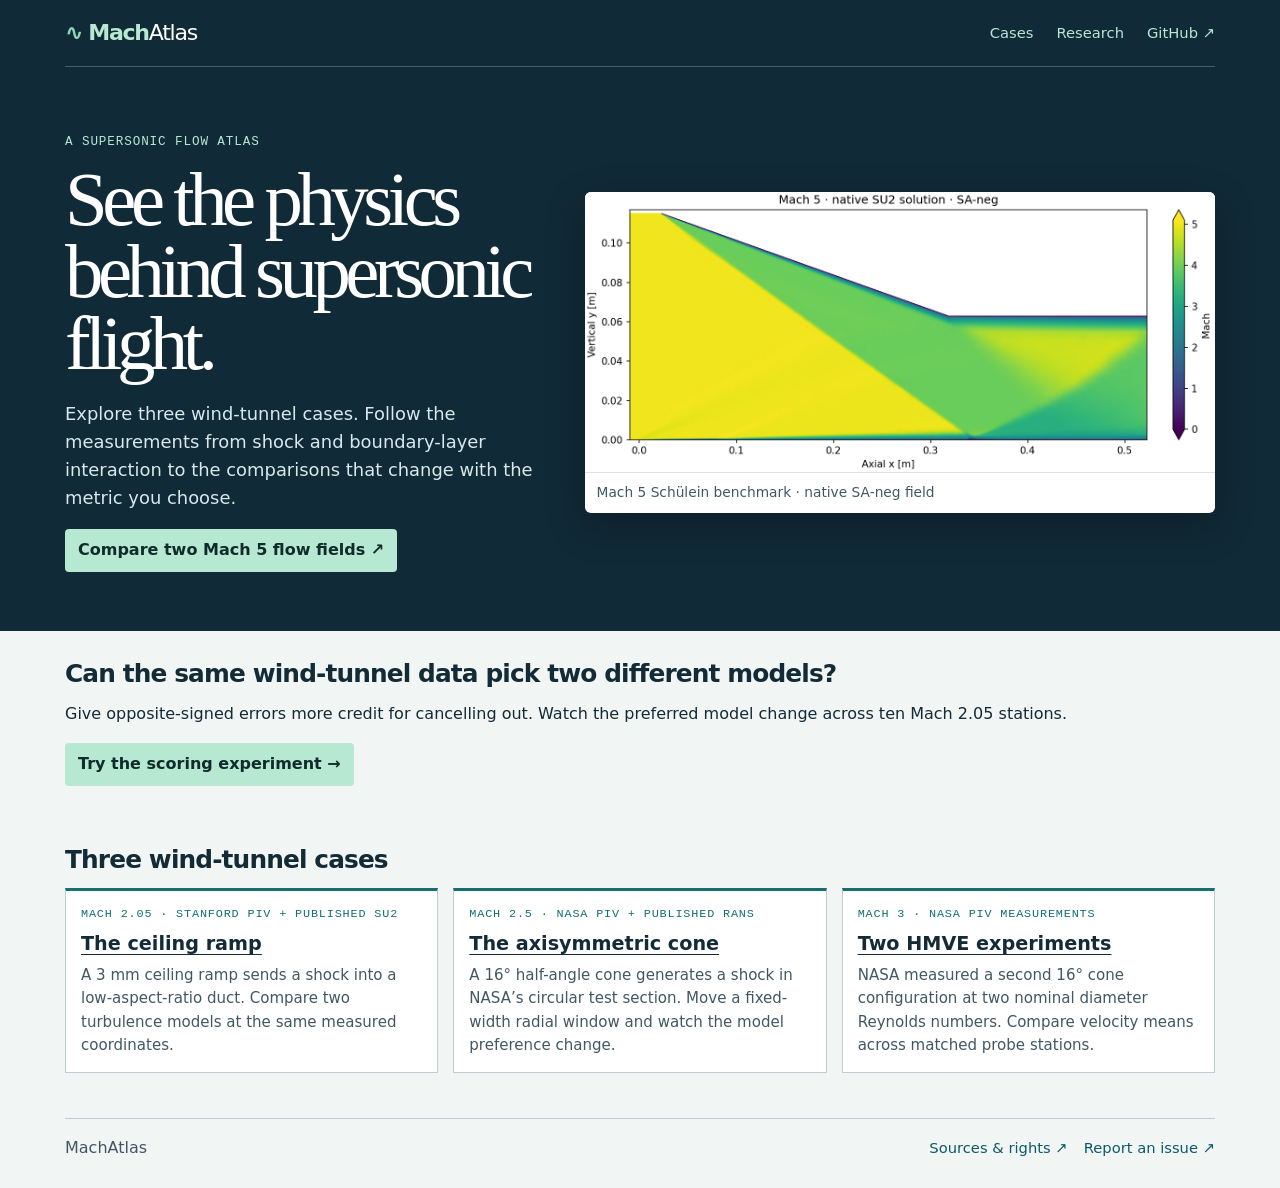
<file: site/index.html>
<!doctype html>
<html lang="en"><head><meta charset="utf-8"><meta name="viewport" content="width=device-width, initial-scale=1">
<meta name="description" content="Three supersonic wind-tunnel cases with measured flow views and reproducible comparisons."><title>MachAtlas</title>
<link rel="stylesheet" href="style.css"><script type="module" src="atlas.mjs"></script></head>
<body><a class="skip" href="#main">Skip to content</a><header class="dark"><div class="wrap bar"><a class="brand" href="./"><b>∿</b>Mach<span>Atlas</span></a><nav aria-label="Primary"><a href="./#cases">Cases</a><a href="research.html">Research</a><a href="https://github.com/hengyuhang61-creator/machatlas">GitHub ↗</a></nav></div></header>
<main id="main"><section class="dark"><div class="wrap hero"><div><p class="kicker">A supersonic flow atlas</p><h1>See the physics behind supersonic flight.</h1><p class="lede">Explore three wind-tunnel cases. Follow the measurements from shock and boundary-layer interaction to the comparisons that change with the metric you choose.</p><a class="cta" href="research.html#discrepancy">Compare two Mach 5 flow fields ↗</a></div>
<figure><img src="figures/native/m5-hero.png" alt="New native SU2 calculation of Mach 5 shock impingement on a flat plate"><figcaption>Mach 5 Schülein benchmark · native SA-neg field</figcaption></figure></div></section>
<section class="wrap feature"><h2>Can the same wind-tunnel data pick two different models?</h2><p>Give opposite-signed errors more credit for cancelling out. Watch the preferred model change across ten Mach 2.05 stations.</p><a class="cta" href="ramp.html?x=10&amp;discount=0#metric-lab">Try the scoring experiment →</a></section><section id="cases" class="wrap gallery"><h2>Three wind-tunnel cases</h2><div class="cards"><article class="card"><p class="kicker">Mach 2.05 · Stanford PIV + published SU2</p><h3><a href="ramp.html">The ceiling ramp</a></h3><p>A 3 mm ceiling ramp sends a shock into a low-aspect-ratio duct. Compare two turbulence models at the same measured coordinates.</p></article>
<article class="card"><p class="kicker">Mach 2.5 · NASA PIV + published RANS</p><h3><a href="cone.html">The axisymmetric cone</a></h3><p>A 16° half-angle cone generates a shock in NASA’s circular test section. Move a fixed-width radial window and watch the model preference change.</p></article>
<article class="card"><p class="kicker">Mach 3 · NASA PIV measurements</p><h3><a href="hmve.html">Two HMVE experiments</a></h3><p>NASA measured a second 16° cone configuration at two nominal diameter Reynolds numbers. Compare velocity means across matched probe stations.</p></article></div></section></main>
<footer class="wrap footer"><span>MachAtlas</span><a href="https://github.com/hengyuhang61-creator/machatlas/blob/v0.1.0/SOURCES.md">Sources &amp; rights ↗</a><a href="https://github.com/hengyuhang61-creator/machatlas/issues/new">Report an issue ↗</a></footer></body></html>
</file>
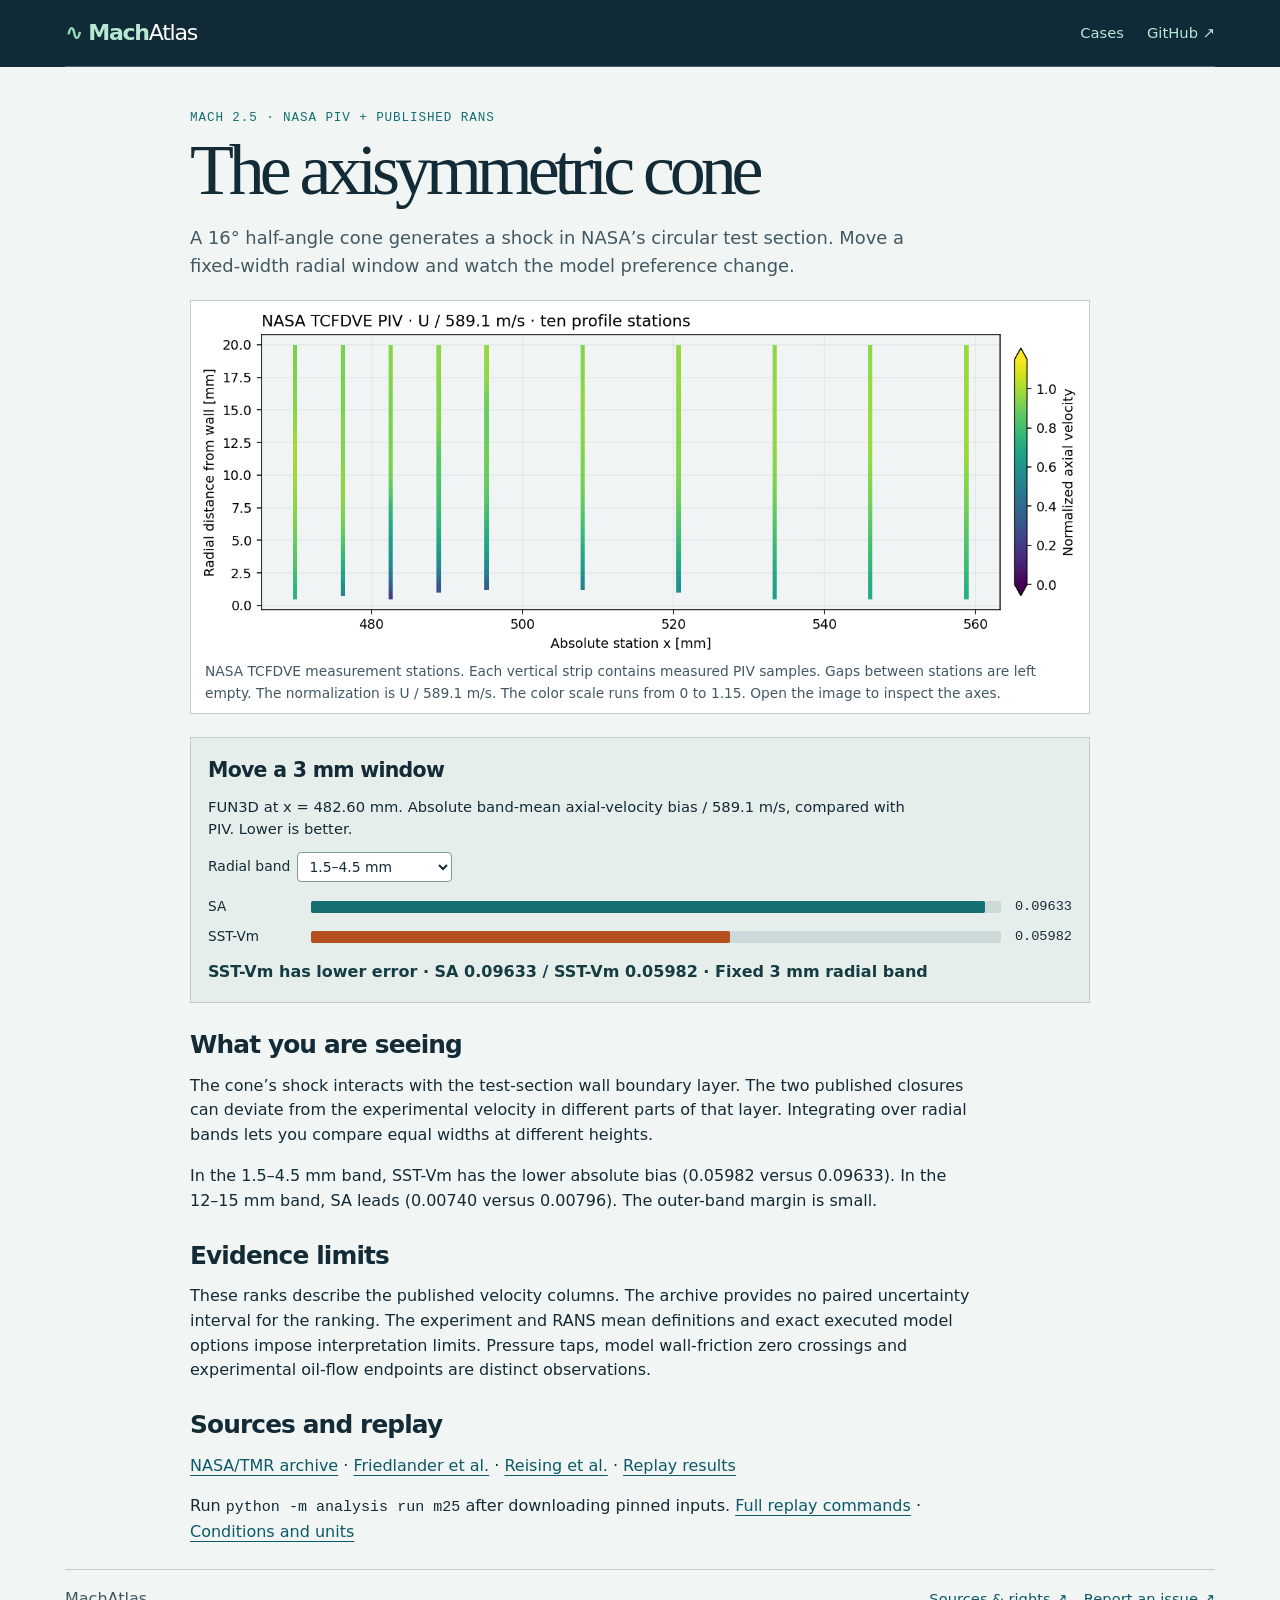
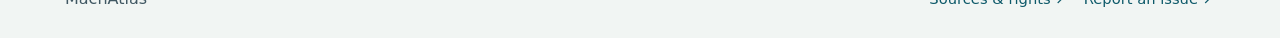
<file: site/cone.html>
<!doctype html>
<html lang="en"><head><meta charset="utf-8"><meta name="viewport" content="width=device-width, initial-scale=1">
<meta name="description" content="Three supersonic wind-tunnel cases with measured flow views and reproducible comparisons."><title>The axisymmetric cone · MachAtlas</title>
<link rel="stylesheet" href="style.css"><script type="module" src="atlas.mjs"></script></head>
<body><a class="skip" href="#main">Skip to content</a><header class="dark"><div class="wrap bar"><a class="brand" href="./"><b>∿</b>Mach<span>Atlas</span></a><nav aria-label="Primary"><a href="./#cases">Cases</a><a href="https://github.com/hengyuhang61-creator/machatlas">GitHub ↗</a></nav></div></header>
<main id="main" class="wrap case"><p class="kicker">Mach 2.5 · NASA PIV + published RANS</p><h1>The axisymmetric cone</h1><p class="lede">A 16° half-angle cone generates a shock in NASA’s circular test section. Move a fixed-width radial window and watch the model preference change.</p>
<figure><a href="figures/cone.png"><img src="figures/cone.png" alt="Ten measured radial velocity profiles positioned by axial station, with gaps between stations"></a><figcaption>NASA TCFDVE measurement stations. Each vertical strip contains measured PIV samples. Gaps between stations are left empty. The normalization is U / 589.1 m/s. The color scale runs from 0 to 1.15. Open the image to inspect the axes.</figcaption></figure>
<section class="lab" data-case="cone"><h2>Move a 3 mm window</h2><p>FUN3D at x = 482.60 mm. Absolute band-mean axial-velocity bias / 589.1 m/s, compared with PIV. Lower is better.</p><div class="controls"><label>Radial band <select id="band" aria-label="Radial band"></select></label></div><div class="bars" aria-hidden="true"></div><output id="readout" aria-live="polite"></output><noscript>Enable JavaScript to compare the archived values, or inspect the replay table below.</noscript></section>
<section><h2>What you are seeing</h2><p>The cone’s shock interacts with the test-section wall boundary layer. The two published closures can deviate from the experimental velocity in different parts of that layer. Integrating over radial bands lets you compare equal widths at different heights.</p><p>In the 1.5–4.5 mm band, SST-Vm has the lower absolute bias (0.05982 versus 0.09633). In the 12–15 mm band, SA leads (0.00740 versus 0.00796). The outer-band margin is small.</p></section>
<section><h2>Evidence limits</h2><p>These ranks describe the published velocity columns. The archive provides no paired uncertainty interval for the ranking. The experiment and RANS mean definitions and exact executed model options impose interpretation limits. Pressure taps, model wall-friction zero crossings and experimental oil-flow endpoints are distinct observations.</p></section>
<section><h2>Sources and replay</h2><p><a href="https://tmbwg.github.io/turbmodels/sbli_tcfdve.html">NASA/TMR archive</a> · <a href="https://ntrs.nasa.gov/citations/20240014430">Friedlander et al.</a> · <a href="https://ntrs.nasa.gov/citations/20240014435">Reising et al.</a> · <a href="https://github.com/hengyuhang61-creator/swbli-physics-bench/blob/d1f488778142859aff05bca5d766a7da4f9afa7d/results/m25/summary.json">Replay results</a></p><p>Run <code>python -m analysis run m25</code> after downloading pinned inputs. <a href="https://github.com/hengyuhang61-creator/machatlas/blob/v0.1.0/README.md#reproduce">Full replay commands</a> · <a href="https://github.com/hengyuhang61-creator/swbli-physics-bench/blob/d1f488778142859aff05bca5d766a7da4f9afa7d/cases/README.md">Conditions and units</a></p></section></main>
<footer class="wrap footer"><span>MachAtlas</span><a href="https://github.com/hengyuhang61-creator/machatlas/blob/v0.1.0/SOURCES.md">Sources &amp; rights ↗</a><a href="https://github.com/hengyuhang61-creator/machatlas/issues/new">Report an issue ↗</a></footer></body></html>
</file>
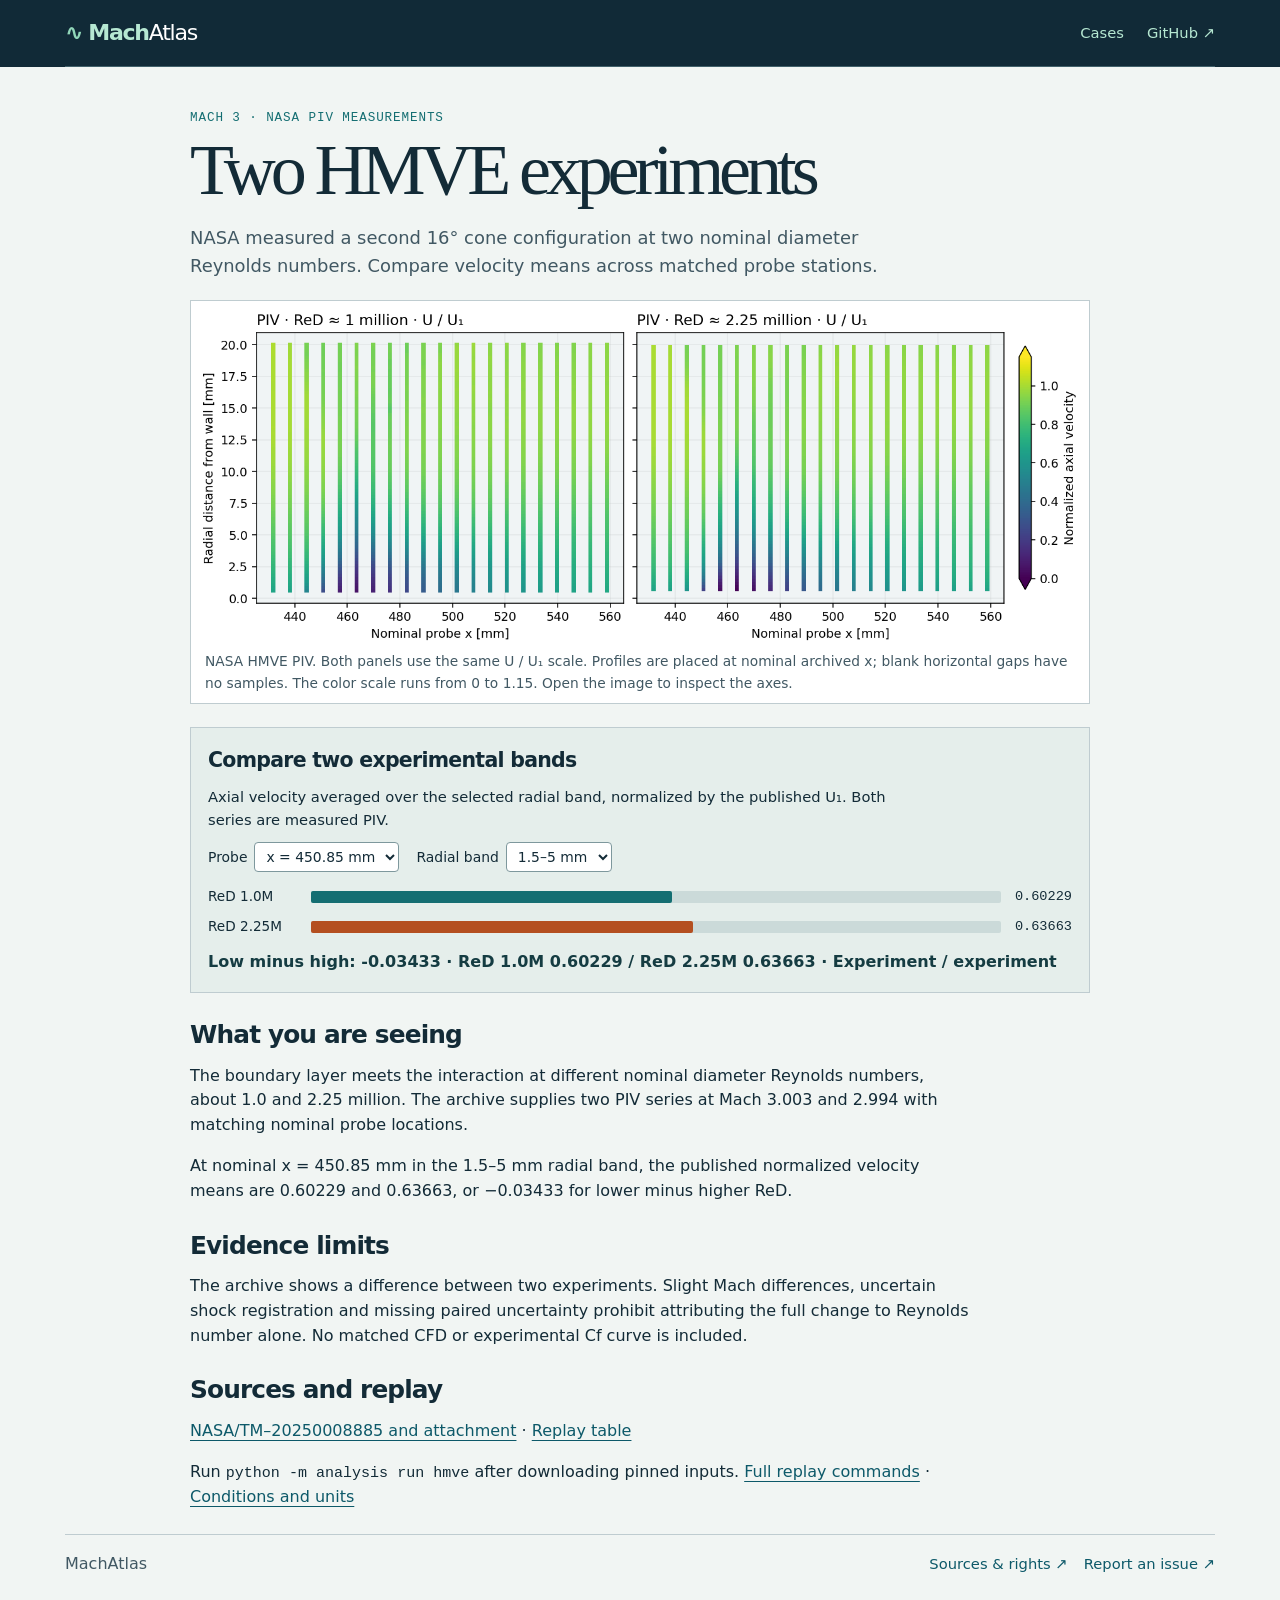
<file: site/hmve.html>
<!doctype html>
<html lang="en"><head><meta charset="utf-8"><meta name="viewport" content="width=device-width, initial-scale=1">
<meta name="description" content="Three supersonic wind-tunnel cases with measured flow views and reproducible comparisons."><title>Two HMVE experiments · MachAtlas</title>
<link rel="stylesheet" href="style.css"><script type="module" src="atlas.mjs"></script></head>
<body><a class="skip" href="#main">Skip to content</a><header class="dark"><div class="wrap bar"><a class="brand" href="./"><b>∿</b>Mach<span>Atlas</span></a><nav aria-label="Primary"><a href="./#cases">Cases</a><a href="https://github.com/hengyuhang61-creator/machatlas">GitHub ↗</a></nav></div></header>
<main id="main" class="wrap case"><p class="kicker">Mach 3 · NASA PIV measurements</p><h1>Two HMVE experiments</h1><p class="lede">NASA measured a second 16° cone configuration at two nominal diameter Reynolds numbers. Compare velocity means across matched probe stations.</p>
<figure><a href="figures/hmve.png"><img src="figures/hmve.png" alt="Two panels of normalized velocity at measured probe stations for the low and high Reynolds number experiments"></a><figcaption>NASA HMVE PIV. Both panels use the same U / U₁ scale. Profiles are placed at nominal archived x; blank horizontal gaps have no samples. The color scale runs from 0 to 1.15. Open the image to inspect the axes.</figcaption></figure>
<section class="lab" data-case="hmve"><h2>Compare two experimental bands</h2><p>Axial velocity averaged over the selected radial band, normalized by the published U₁. Both series are measured PIV.</p><div class="controls"><label>Probe <select id="station" aria-label="Probe station"></select></label><label>Radial band <select id="band"><option value="1.5-5.0">1.5–5 mm</option><option value="8.0-14.0">8–14 mm</option></select></label></div><div class="bars" aria-hidden="true"></div><output id="readout" aria-live="polite"></output><noscript>Enable JavaScript to compare the archived values, or inspect the replay table below.</noscript></section>
<section><h2>What you are seeing</h2><p>The boundary layer meets the interaction at different nominal diameter Reynolds numbers, about 1.0 and 2.25 million. The archive supplies two PIV series at Mach 3.003 and 2.994 with matching nominal probe locations.</p><p>At nominal x = 450.85 mm in the 1.5–5 mm radial band, the published normalized velocity means are 0.60229 and 0.63663, or −0.03433 for lower minus higher ReD.</p></section>
<section><h2>Evidence limits</h2><p>The archive shows a difference between two experiments. Slight Mach differences, uncertain shock registration and missing paired uncertainty prohibit attributing the full change to Reynolds number alone. No matched CFD or experimental Cf curve is included.</p></section>
<section><h2>Sources and replay</h2><p><a href="https://ntrs.nasa.gov/citations/20250008885">NASA/TM–20250008885 and attachment</a> · <a href="https://github.com/hengyuhang61-creator/swbli-physics-bench/blob/d1f488778142859aff05bca5d766a7da4f9afa7d/results/hmve/band_means.csv">Replay table</a></p><p>Run <code>python -m analysis run hmve</code> after downloading pinned inputs. <a href="https://github.com/hengyuhang61-creator/machatlas/blob/v0.1.0/README.md#reproduce">Full replay commands</a> · <a href="https://github.com/hengyuhang61-creator/swbli-physics-bench/blob/d1f488778142859aff05bca5d766a7da4f9afa7d/cases/README.md">Conditions and units</a></p></section></main>
<footer class="wrap footer"><span>MachAtlas</span><a href="https://github.com/hengyuhang61-creator/machatlas/blob/v0.1.0/SOURCES.md">Sources &amp; rights ↗</a><a href="https://github.com/hengyuhang61-creator/machatlas/issues/new">Report an issue ↗</a></footer></body></html>
</file>
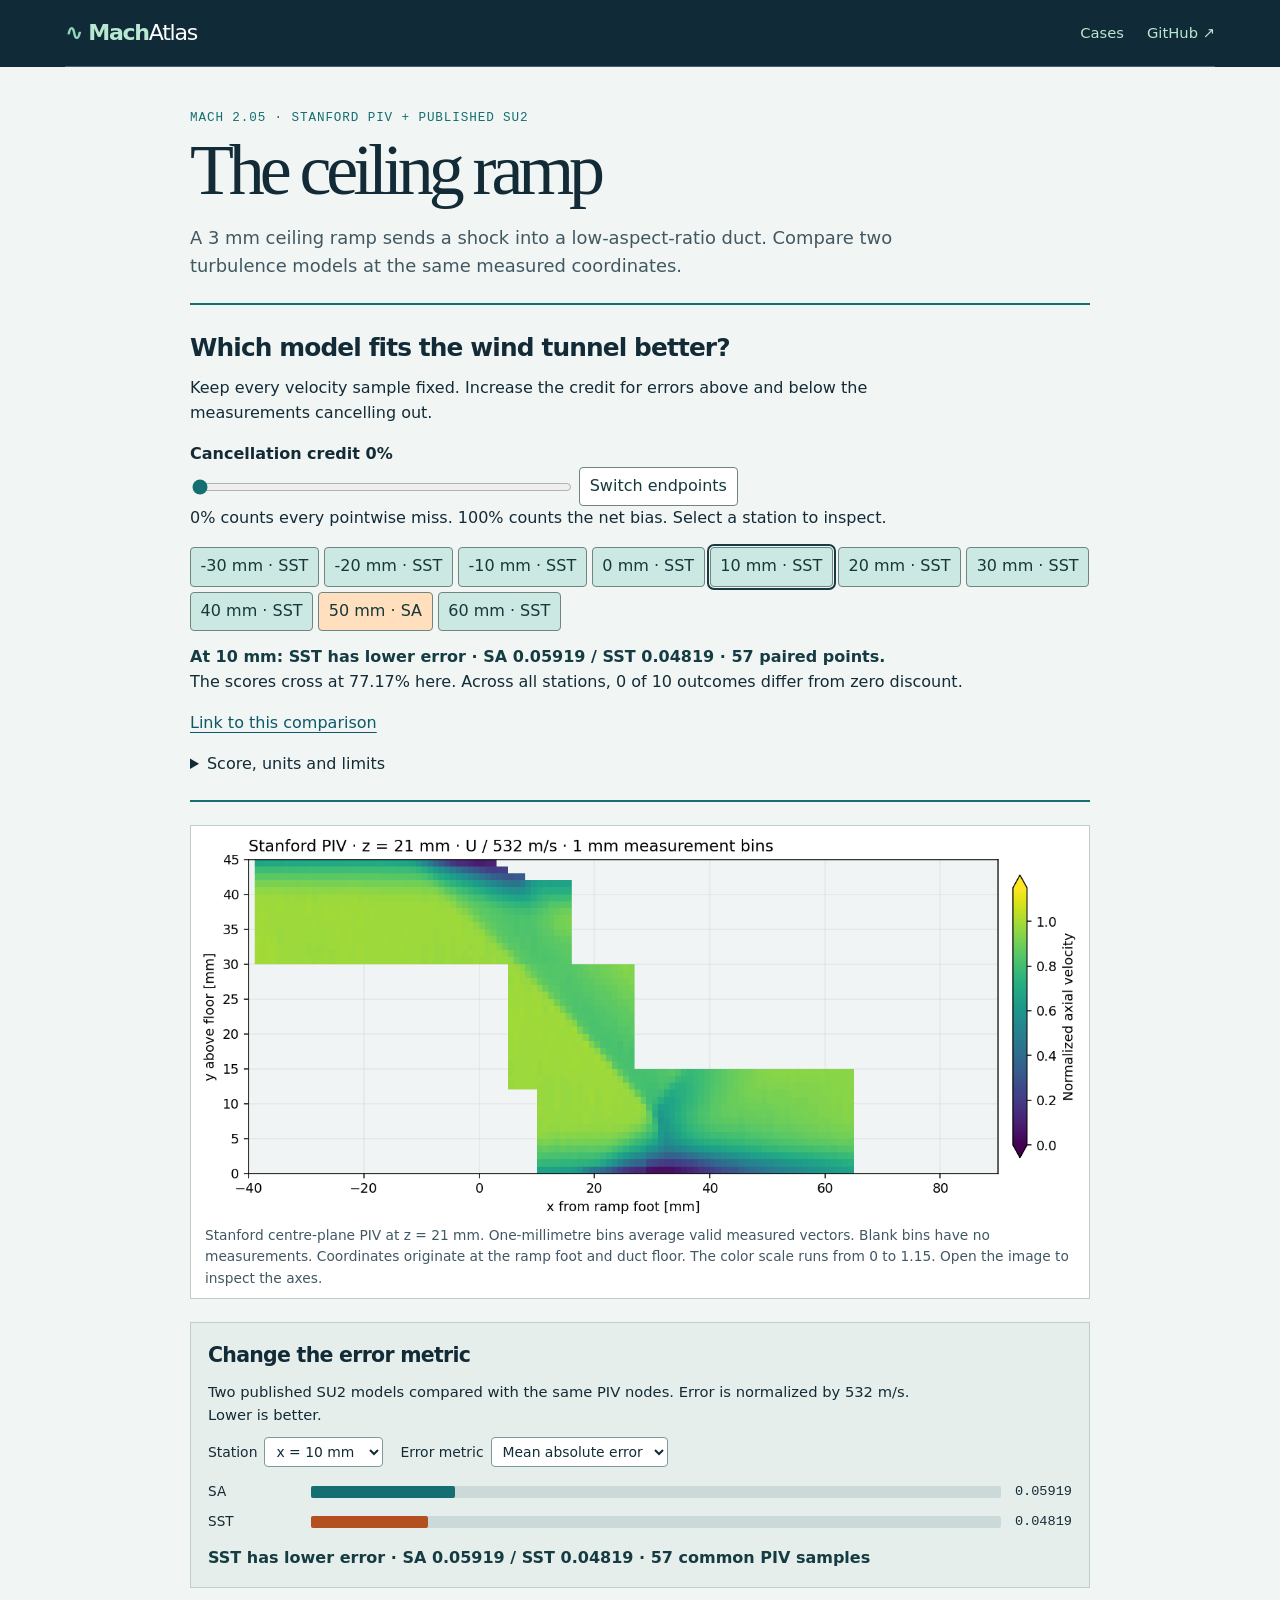
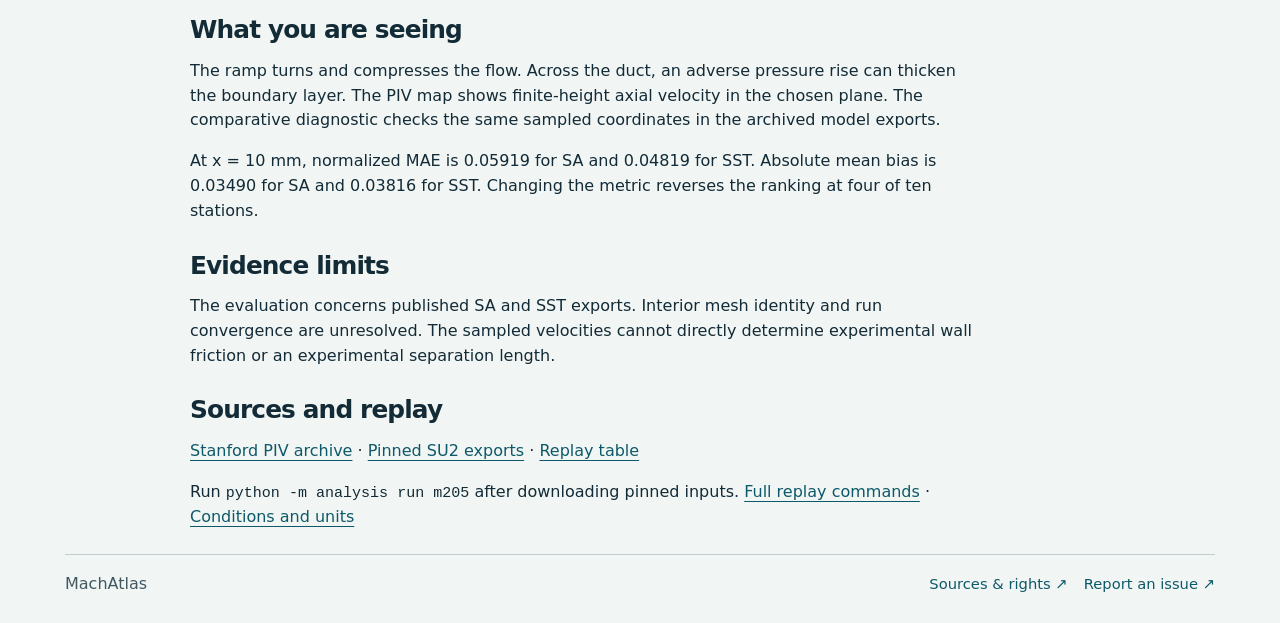
<file: site/ramp.html>
<!doctype html>
<html lang="en"><head><meta charset="utf-8"><meta name="viewport" content="width=device-width, initial-scale=1">
<meta name="description" content="Three supersonic wind-tunnel cases with measured flow views and reproducible comparisons."><title>The ceiling ramp · MachAtlas</title>
<link rel="stylesheet" href="style.css"><script type="module" src="atlas.mjs"></script><script type="module" src="metric-lab.mjs"></script></head>
<body><a class="skip" href="#main">Skip to content</a><header class="dark"><div class="wrap bar"><a class="brand" href="./"><b>∿</b>Mach<span>Atlas</span></a><nav aria-label="Primary"><a href="./#cases">Cases</a><a href="https://github.com/hengyuhang61-creator/machatlas">GitHub ↗</a></nav></div></header>
<main id="main" class="wrap case"><p class="kicker">Mach 2.05 · Stanford PIV + published SU2</p><h1>The ceiling ramp</h1><p class="lede">A 3 mm ceiling ramp sends a shock into a low-aspect-ratio duct. Compare two turbulence models at the same measured coordinates.</p>
<section class="score-lab" id="metric-lab" aria-labelledby="score-title">
<h2 id="score-title">Which model fits the wind tunnel better?</h2>
<p>Keep every velocity sample fixed. Increase the credit for errors above and below the measurements cancelling out.</p>
<label for="discount">Cancellation credit <strong class="percent">0%</strong></label>
<input id="discount" type="range" min="0" max="100" step="1" value="0">
<button type="button" class="reverse">Switch endpoints</button>
<p class="caption">0% counts every pointwise miss. 100% counts the net bias. Select a station to inspect.</p>
<div class="stations" role="group" aria-label="Measurement stations"></div><output aria-live="polite">Loading station scores…</output>
<p class="threshold"></p><a class="permalink" href="#metric-lab">Link to this comparison</a>
<details><summary>Score, units and limits</summary><p>Score = (1 − d) × mean absolute error + d × absolute mean bias, with d between zero and one. Both terms use velocity errors divided by 532 m/s. Intermediate settings are a sensitivity experiment. They carry no universal preference for cancellation. Each station uses the same paired PIV nodes for both model exports; counts vary by station.</p><p>Reproduce all crossover weights with <code>node metric-sweep.mjs</code> from the repository root.</p></details></section>
<figure><a href="figures/ramp.png"><img src="figures/ramp.png" alt="Measured normalized velocity binned on the x-y plane of the Mach 2.05 duct"></a><figcaption>Stanford centre-plane PIV at z = 21 mm. One-millimetre bins average valid measured vectors. Blank bins have no measurements. Coordinates originate at the ramp foot and duct floor. The color scale runs from 0 to 1.15. Open the image to inspect the axes.</figcaption></figure>
<section class="lab" data-case="ramp"><h2>Change the error metric</h2><p>Two published SU2 models compared with the same PIV nodes. Error is normalized by 532 m/s. Lower is better.</p><div class="controls"><label>Station <select id="station" aria-label="Station"></select></label><label>Error metric <select id="metric"><option value="mae">Mean absolute error</option><option value="absBias">Absolute mean bias</option></select></label></div><div class="bars" aria-hidden="true"></div><output id="readout" aria-live="polite"></output><noscript>Enable JavaScript to compare the archived values, or inspect the replay table below.</noscript></section>
<section><h2>What you are seeing</h2><p>The ramp turns and compresses the flow. Across the duct, an adverse pressure rise can thicken the boundary layer. The PIV map shows finite-height axial velocity in the chosen plane. The comparative diagnostic checks the same sampled coordinates in the archived model exports.</p><p>At x = 10 mm, normalized MAE is 0.05919 for SA and 0.04819 for SST. Absolute mean bias is 0.03490 for SA and 0.03816 for SST. Changing the metric reverses the ranking at four of ten stations.</p></section>
<section><h2>Evidence limits</h2><p>The evaluation concerns published SA and SST exports. Interior mesh identity and run convergence are unresolved. The sampled velocities cannot directly determine experimental wall friction or an experimental separation length.</p></section>
<section><h2>Sources and replay</h2><p><a href="https://tmbwg.github.io/turbmodels/Other_exp_Data/sbliM2.05_exp.html">Stanford PIV archive</a> · <a href="https://github.com/ofirnirr/SU2-SWBLI-Mach-2-RANS-Validation/tree/2b2be8c4e982af6e97542237aeaaf9da615707bd">Pinned SU2 exports</a> · <a href="https://github.com/hengyuhang61-creator/swbli-physics-bench/blob/d1f488778142859aff05bca5d766a7da4f9afa7d/results/m205/station_metrics.csv">Replay table</a></p><p>Run <code>python -m analysis run m205</code> after downloading pinned inputs. <a href="https://github.com/hengyuhang61-creator/machatlas/blob/v0.1.0/README.md#reproduce">Full replay commands</a> · <a href="https://github.com/hengyuhang61-creator/swbli-physics-bench/blob/d1f488778142859aff05bca5d766a7da4f9afa7d/cases/README.md">Conditions and units</a></p></section></main>
<footer class="wrap footer"><span>MachAtlas</span><a href="https://github.com/hengyuhang61-creator/machatlas/blob/v0.1.0/SOURCES.md">Sources &amp; rights ↗</a><a href="https://github.com/hengyuhang61-creator/machatlas/issues/new">Report an issue ↗</a></footer></body></html>
</file>
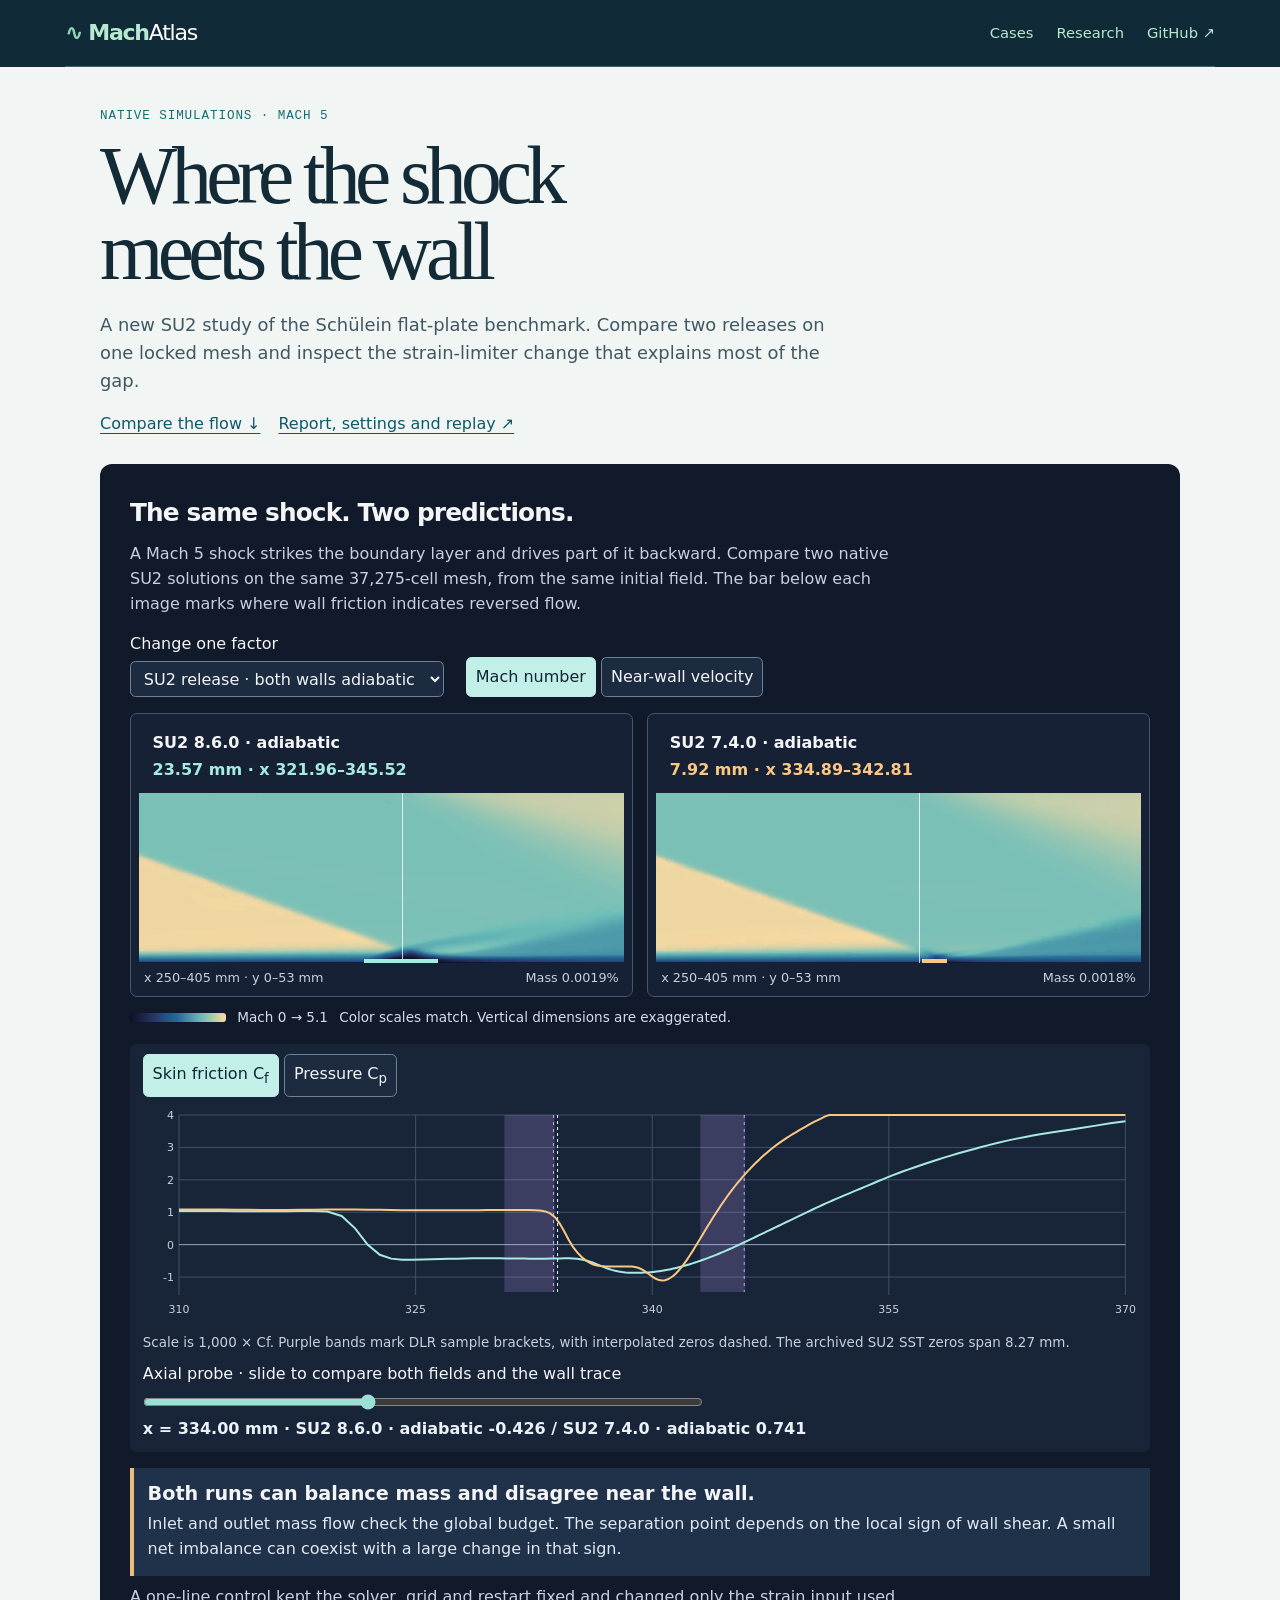
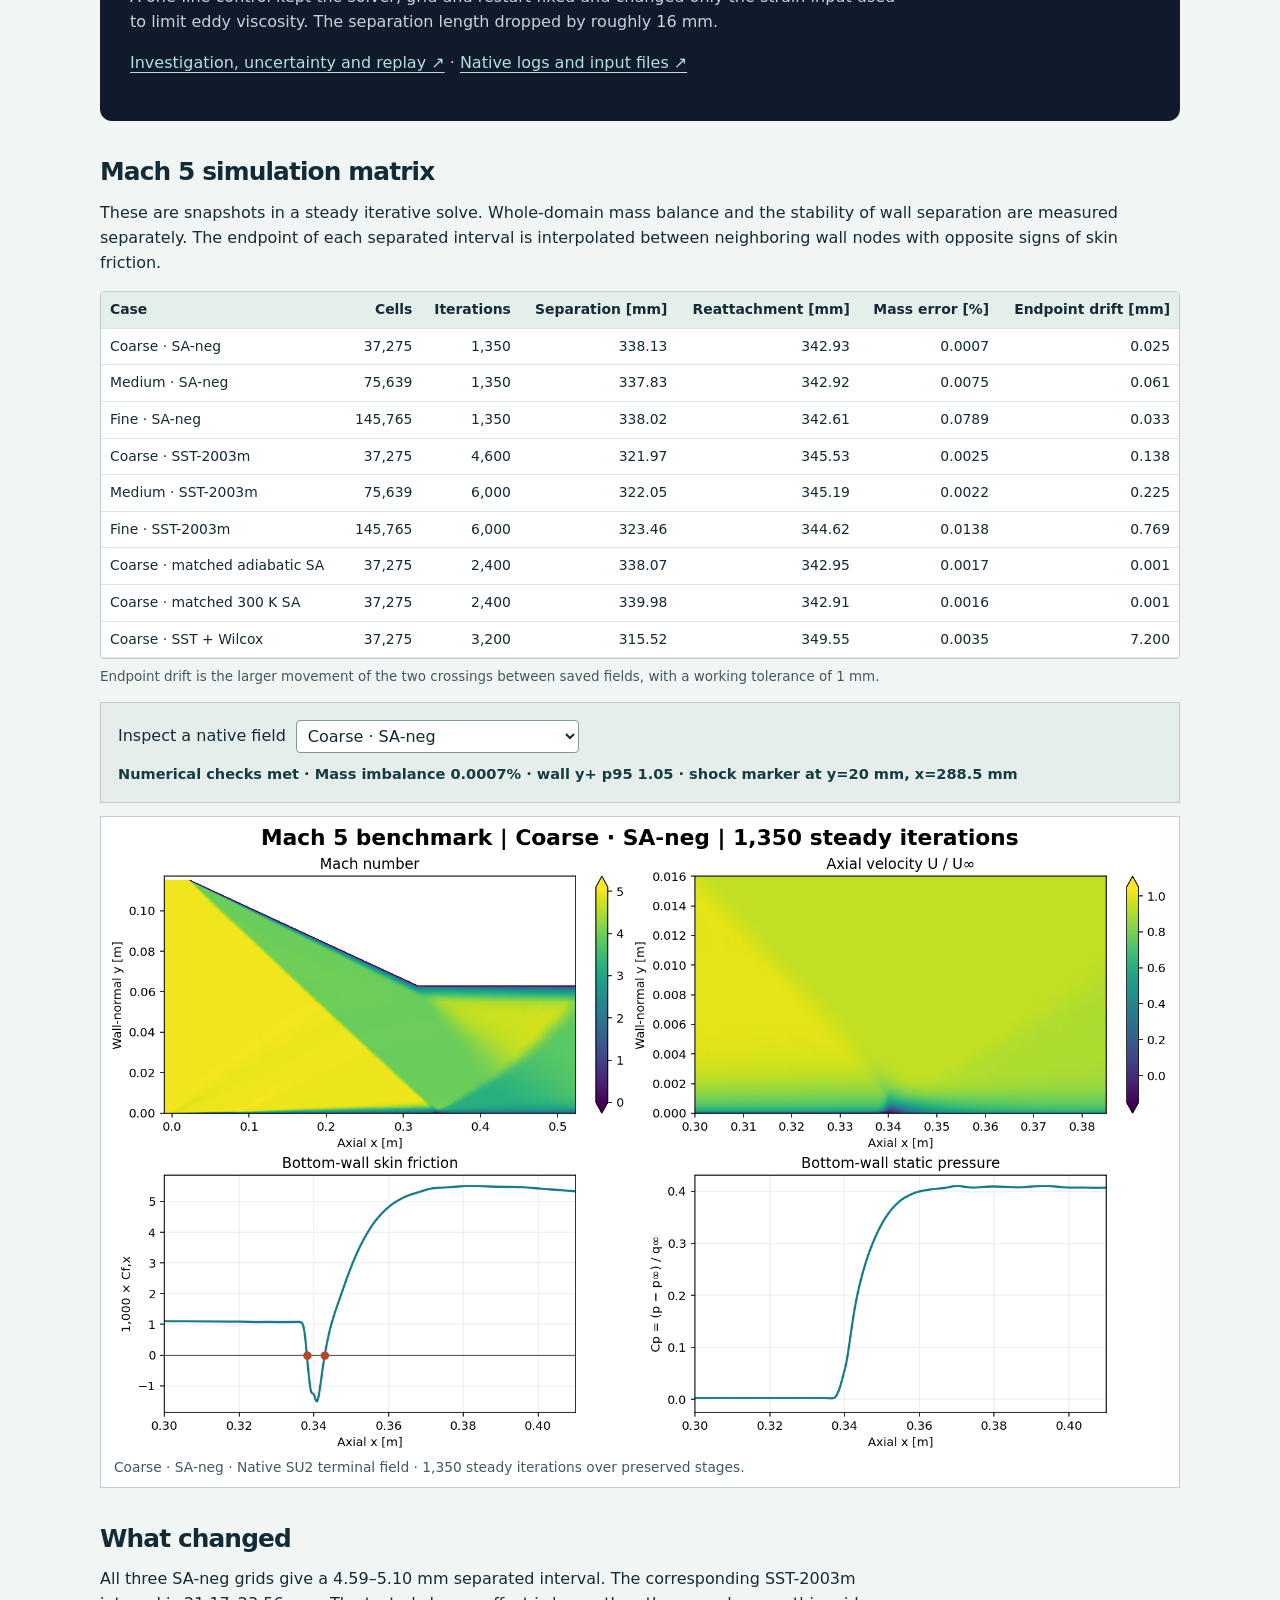
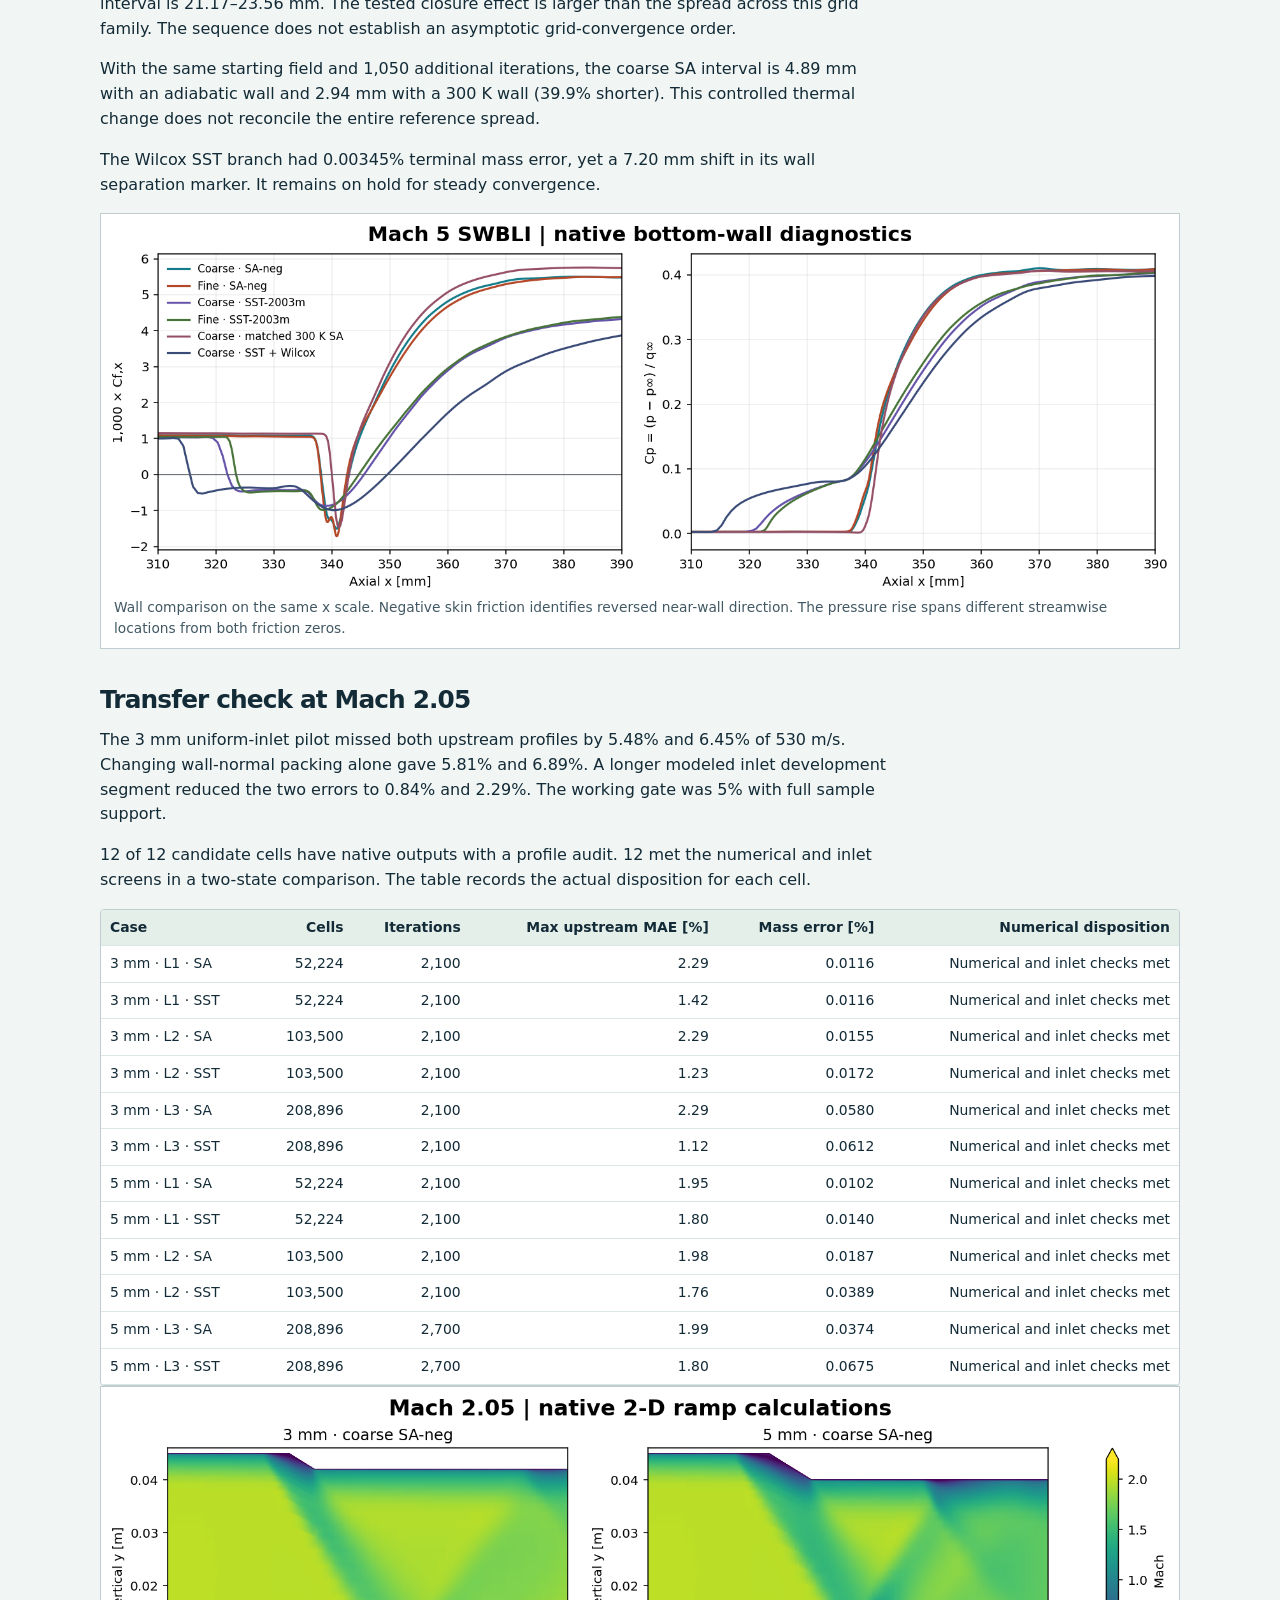
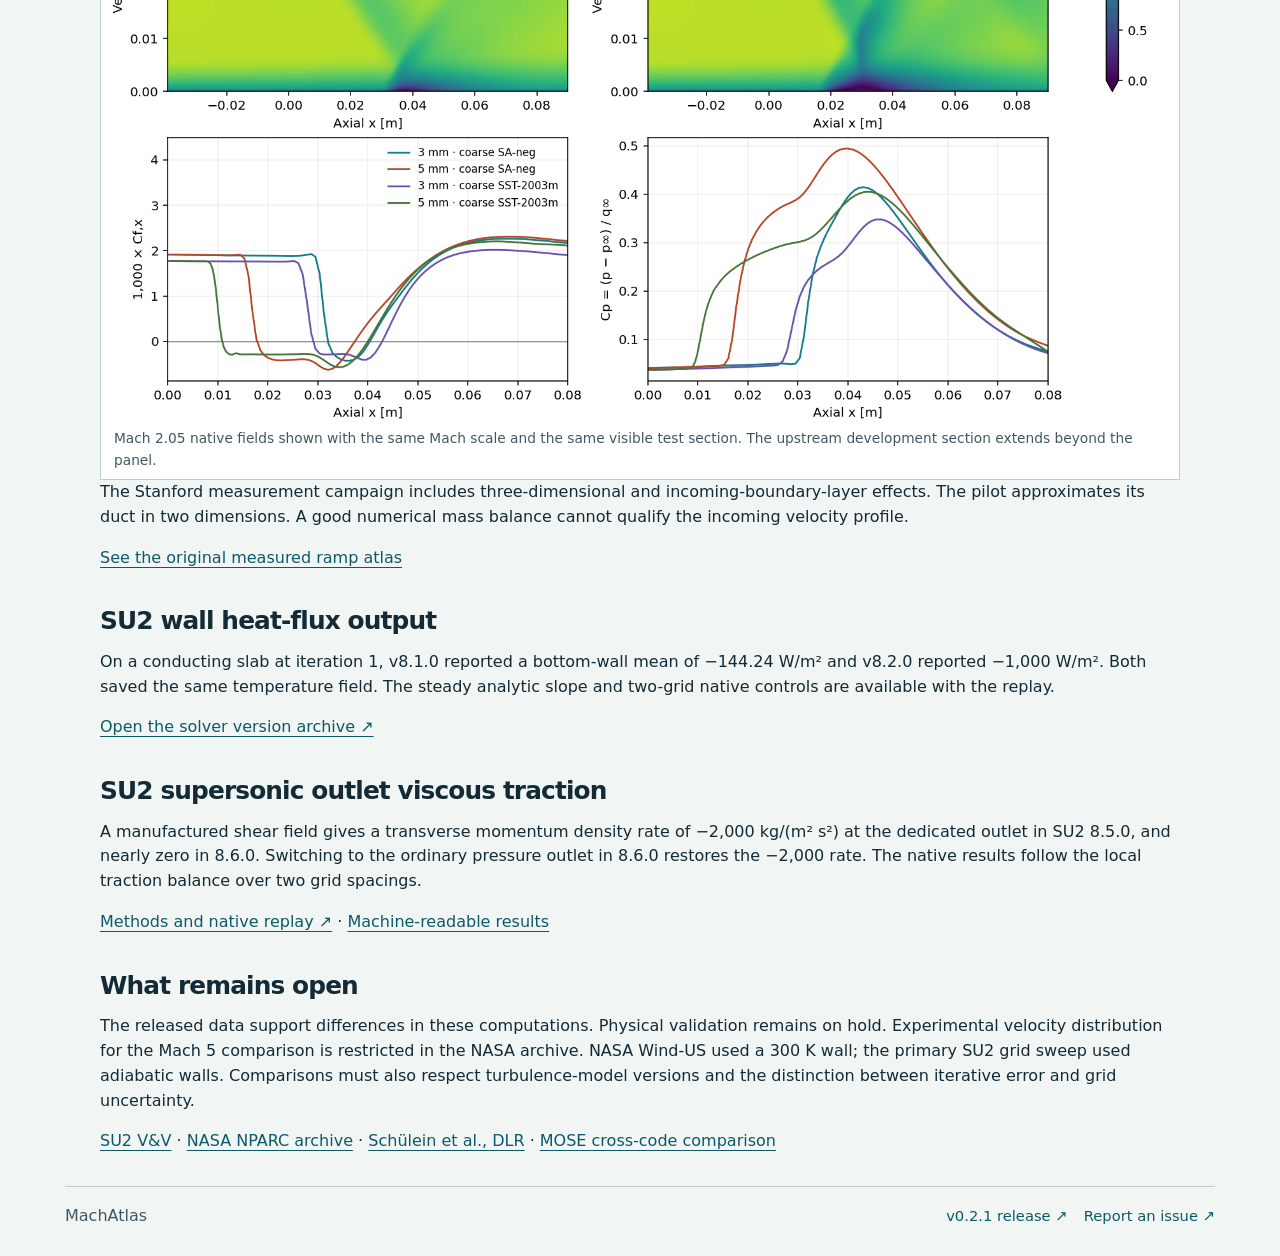
<file: site/research.html>
<!doctype html>
<html lang="en">
<head>
<meta charset="utf-8"><meta name="viewport" content="width=device-width, initial-scale=1">
<meta name="description" content="New native SU2 calculations of a Mach 5 shock–boundary layer interaction, with frozen convergence checks and public replay.">
<title>Native SWBLI research · MachAtlas</title>
<link rel="stylesheet" href="style.css"><link rel="stylesheet" href="research.css">
<link rel="stylesheet" href="discrepancy.css"><script type="module" src="research.mjs"></script><script type="module" src="discrepancy.mjs"></script>
</head>
<body><a class="skip" href="#main">Skip to content</a>
<header class="dark"><div class="wrap bar"><a class="brand" href="./"><b>∿</b>Mach<span>Atlas</span></a>
<nav aria-label="Primary"><a href="./#cases">Cases</a><a href="research.html" aria-current="page">Research</a><a href="https://github.com/hengyuhang61-creator/machatlas">GitHub ↗</a></nav></div></header>
<main id="main" class="wrap research">
<p class="kicker">Native simulations · Mach 5</p>
<h1>Where the shock meets the wall</h1>
<p class="lede">A new SU2 study of the Schülein flat-plate benchmark. Compare two releases on one locked mesh and inspect the strain-limiter change that explains most of the gap.</p>
<div class="study-links"><a href="#discrepancy">Compare the flow ↓</a><a href="https://github.com/hengyuhang61-creator/machatlas/tree/v0.2.1/research">Report, settings and replay ↗</a></div>
<section class="discrepancy" id="discrepancy" aria-labelledby="discrepancy-title">
<h2 id="discrepancy-title">The same shock. Two predictions.</h2>
<p class="deck">A Mach 5 shock strikes the boundary layer and drives part of it backward. Compare two native SU2 solutions on the same 37,275-cell mesh, from the same initial field. The bar below each image marks where wall friction indicates reversed flow.</p>
<div class="toolbar">
<label>Change one factor<select id="factor"><option value="earlier">SU2 release · both walls adiabatic</option><option value="cold">Wall temperature · both SU2 8.6.0</option></select></label>
<div class="switch" role="group" aria-label="Flow variable"><button type="button" data-field="mach" aria-pressed="true">Mach number</button><button type="button" data-field="reverse" aria-pressed="false">Near-wall velocity</button></div>
</div>
<div class="panes">
<figure><h3></h3><strong class="score"></strong><div class="raster"><img width="820" height="288" alt=""><span class="probe"></span><span class="bubble"></span></div><figcaption><span class="axes"></span><span class="mass"></span></figcaption></figure>
<figure><h3></h3><strong class="score"></strong><div class="raster"><img width="820" height="288" alt=""><span class="probe"></span><span class="bubble"></span></div><figcaption><span class="axes"></span><span class="mass"></span></figcaption></figure>
</div>
<div class="legend"><span class="gradient" aria-hidden="true"></span><span id="field-key">Mach 0 → 5.1</span><span>Color scales match. Vertical dimensions are exaggerated.</span></div>
<div class="plot">
<div class="switch" role="group" aria-label="Wall variable"><button type="button" data-wall="cf" aria-pressed="true">Skin friction C<sub>f</sub></button><button type="button" data-wall="cp" aria-pressed="false">Pressure C<sub>p</sub></button></div>
<canvas id="wall-plot" role="img" aria-label="Wall skin friction or pressure against axial position for the selected pair"></canvas>
<p id="reference-key" class="plot-note"></p>
<label for="axial-probe">Axial probe · slide to compare both fields and the wall trace</label><input id="axial-probe" type="range" min="310" max="370" step=".05" value="334">
<output id="probe-reading" for="axial-probe">Loading solver evidence.</output>
</div>
<div class="explain"><h3>Both runs can balance mass and disagree near the wall.</h3>
<p>Inlet and outlet mass flow check the global budget. The separation point depends on the local sign of wall shear. A small net imbalance can coexist with a large change in that sign.</p></div>
<p class="deck">A one-line control kept the solver, grid and restart fixed and changed only the strain input used to limit eddy viscosity. The separation length dropped by roughly 16 mm.</p><p class="deck"><a href="https://github.com/hengyuhang61-creator/machatlas/blob/v0.2.1/research/DISCREPANCY.md">Investigation, uncertainty and replay ↗</a> · <a href="https://github.com/hengyuhang61-creator/machatlas/releases/tag/v0.2.1">Native logs and input files ↗</a></p>
</section>
<section id="matrix" aria-labelledby="matrix-heading">
<h2 id="matrix-heading">Mach 5 simulation matrix</h2>
<p>These are snapshots in a steady iterative solve. Whole-domain mass balance and the stability of wall separation are measured separately. The endpoint of each separated interval is interpolated between neighboring wall nodes with opposite signs of skin friction.</p>
<div class="study-scroll"><table><thead><tr><th scope="col">Case</th><th scope="col">Cells</th><th scope="col">Iterations</th><th scope="col">Separation [mm]</th><th scope="col">Reattachment [mm]</th><th scope="col">Mass error [%]</th><th scope="col">Endpoint drift [mm]</th></tr></thead><tbody id="matrix-body"></tbody></table></div>
<p class="caption">Endpoint drift is the larger movement of the two crossings between saved fields, with a working tolerance of 1 mm.</p>
<div class="lab details">
<label for="case-control">Inspect a native field</label>
<select id="case-control" disabled></select>
<output id="run-summary" aria-live="polite">Loading study evidence.</output>
<noscript><p>Use the report and static figure links below to read the evidence without JavaScript.</p></noscript>
</div>
<figure><a id="flow-link" href="figures/native/m5-coarse-sa.png"><img id="flow-image" src="figures/native/m5-coarse-sa.png" alt="New SU2 Mach 5 flow and wall diagnostics"></a>
<figcaption id="flow-caption">Native SU2 field. The Mach and velocity panels show the computed domain and the near-wall interaction. Two lower panels show pressure and shear.</figcaption></figure>
</section>
<section aria-labelledby="separation-heading"><h2 id="separation-heading">What changed</h2>
<div id="study-findings"></div>
<figure><a href="figures/native/m5-wall-comparison.png"><img src="figures/native/m5-wall-comparison.png" alt="Comparison of bottom-wall skin friction and pressure for the Mach 5 calculations" loading="lazy"></a><figcaption>Wall comparison on the same x scale. Negative skin friction identifies reversed near-wall direction. The pressure rise spans different streamwise locations from both friction zeros.</figcaption></figure>
</section>
<section><h2>Transfer check at Mach 2.05</h2>
<div id="ramp-result"></div>
<div class="study-scroll"><table><thead><tr><th scope="col">Case</th><th scope="col">Cells</th><th scope="col">Iterations</th><th scope="col">Max upstream MAE [%]</th><th scope="col">Mass error [%]</th><th scope="col">Numerical disposition</th></tr></thead><tbody id="ramp-body"></tbody></table></div>
<figure><a href="figures/native/m205-transfer.png"><img src="figures/native/m205-transfer.png" alt="Computed Mach 2.05 flow for the 3 mm and 5 mm ramps" loading="lazy"></a><figcaption>Mach 2.05 native fields shown with the same Mach scale and the same visible test section. The upstream development section extends beyond the panel.</figcaption></figure>
<p>The Stanford measurement campaign includes three-dimensional and incoming-boundary-layer effects. The pilot approximates its duct in two dimensions. A good numerical mass balance cannot qualify the incoming velocity profile.</p><p><a href="ramp.html">See the original measured ramp atlas</a></p></section>
<section id="wall-heat-flux"><h2>SU2 wall heat-flux output</h2>
<p>On a conducting slab at iteration 1, v8.1.0 reported a bottom-wall mean of −144.24 W/m² and v8.2.0 reported −1,000 W/m². Both saved the same temperature field. The steady analytic slope and two-grid native controls are available with the replay.</p>
<p><a href="https://github.com/hengyuhang61-creator/machatlas/tree/main/research/heat-flux">Open the solver version archive ↗</a></p></section>
<section id="viscous-outlet"><h2>SU2 supersonic outlet viscous traction</h2>
<p>A manufactured shear field gives a transverse momentum density rate of −2,000 kg/(m² s²) at the dedicated outlet in SU2 8.5.0, and nearly zero in 8.6.0. Switching to the ordinary pressure outlet in 8.6.0 restores the −2,000 rate. The native results follow the local traction balance over two grid spacings.</p>
<p><a href="https://github.com/hengyuhang61-creator/machatlas/tree/main/research/viscous-outlet">Methods and native replay ↗</a> · <a href="viscous-outlet.json">Machine-readable results</a></p></section>
<section><h2>What remains open</h2>
<p>The released data support differences in these computations. Physical validation remains on hold. Experimental velocity distribution for the Mach 5 comparison is restricted in the NASA archive. NASA Wind-US used a 300 K wall; the primary SU2 grid sweep used adiabatic walls. Comparisons must also respect turbulence-model versions and the distinction between iterative error and grid uncertainty.</p>
<p><a href="https://su2code.github.io/vandv/swbli/">SU2 V&amp;V</a> · <a href="https://www.grc.nasa.gov/www/wind/valid/m5swbli/m5swbli.html">NASA NPARC archive</a> · <a href="https://elib.dlr.de/21724/">Schülein et al., DLR</a> · <a href="https://open-hydra.github.io/MOSE/vv/2D-swbli/">MOSE cross-code comparison</a></p></section>
</main>
<footer class="wrap footer"><span>MachAtlas</span><a href="https://github.com/hengyuhang61-creator/machatlas/releases/tag/v0.2.1">v0.2.1 release ↗</a><a href="https://github.com/hengyuhang61-creator/machatlas/issues/new">Report an issue ↗</a></footer>
</body></html>
</file>
<file: site/style.css>
:root{--ink:#132b37;--muted:#415863;--paper:#f1f5f3;--line:#bfccd0;--blue:#0d5969;--teal:#146e72;--orange:#b44f20;--night:#112a37;--mint:#b6e8d2;--mono:ui-monospace,Consolas,monospace}
*{box-sizing:border-box}html{scroll-behavior:smooth}
body{margin:0;background:var(--paper);color:var(--ink);font:16px/1.55 system-ui,sans-serif}a{color:var(--blue);text-underline-offset:.22em}
:focus-visible{outline:2px solid #be6316;outline-offset:4px}
.wrap{width:min(1150px,calc(100% - 58px));margin-inline:auto}.dark{background:var(--night);color:white}
.bar,.footer{display:flex;justify-content:space-between;align-items:center;gap:16px}
.bar{height:67px;border-bottom:1px solid #42616b}.bar a{color:var(--mint)}
.brand{font-size:1.38rem;font-weight:850;text-decoration:none;letter-spacing:-.058em}.brand span{font-weight:450;color:white}.brand b{color:#91d6b9;margin-right:6px}
nav{display:flex;gap:23px}nav a,.footer a{font-size:.92rem;text-decoration:none}nav a:hover,.footer a:hover{text-decoration:underline}
h1,h2,h3,p,figure{margin-top:0}h1{font-family:Georgia,serif;font-weight:500;font-size:clamp(3rem,6vw,5.5rem);letter-spacing:-.071em;line-height:.94;margin-bottom:20px}
h2{font-size:1.55rem;letter-spacing:-.035em;margin-bottom:9px}h3{font-size:1.2rem;line-height:1.3;margin-bottom:7px}
.hero{display:grid;grid-template-columns:.86fr 1.14fr;gap:44px;padding:66px 0 59px;align-items:center}
.kicker{font:.79rem/1.4 var(--mono);letter-spacing:.07em;text-transform:uppercase;color:var(--teal);margin-bottom:13px}.dark .kicker{color:var(--mint)}
.lede{font-size:1.12rem;color:var(--muted);max-width:56ch}.dark .lede{color:#d7e9ea}
.cta{display:inline-block;background:var(--mint);color:#102b2a;text-decoration:none;font-weight:800;border-radius:4px;padding:9px 13px}
figure{margin-inline:0;margin-bottom:0}img{max-width:100%;display:block}.hero figure{background:white;color:var(--ink);border-radius:6px;overflow:hidden;box-shadow:0 13px 38px #0004}.hero figure img{width:100%}
figcaption{color:var(--muted);font-size:.86rem;padding:9px 0}.hero figcaption{padding:9px 12px;border-top:1px solid #dbe4e3}
.gallery{padding:31px 0 21px}.cards{display:grid;grid-template-columns:repeat(3,1fr);gap:15px}
.card{padding:15px;border:1px solid var(--line);border-top:3px solid var(--teal);background:#fff}
.card p{color:var(--muted);font-size:.94rem;margin-bottom:0}.card .kicker{color:var(--teal);font-size:.74rem;margin-bottom:9px}.card h3 a{color:var(--ink)}
.case{max-width:900px;padding-top:42px}.case .kicker{margin-bottom:10px}.case h1{font-size:clamp(2.8rem,6vw,4.5rem)}.case .lede{max-width:65ch}
.case figure{border:1px solid var(--line);background:white;padding:9px;margin:20px 0}.case figure a img{width:100%}.case figure figcaption{padding:7px 5px 0}
.case section{margin:23px 0}.case p{max-width:77ch}
.controls{display:flex;align-items:center;gap:11px 17px;flex-wrap:wrap;margin-bottom:14px}
.controls label{display:flex;align-items:center;gap:7px;font-size:.87rem;flex-wrap:wrap}
select{font:inherit;color:var(--ink);padding:5px 7px;border:1px solid #7e989d;background:white;border-radius:4px}
.lab{background:#e5eeeb;border:1px solid var(--line);padding:17px}
.lab h2{font-size:1.28rem}.lab p{font-size:.92rem;margin-bottom:11px}
.bars{margin:13px 0;display:grid;gap:9px}.row{display:grid;grid-template-columns:minmax(59px,95px) 1fr 63px;gap:8px;align-items:center;font-size:.85rem}
.track{height:12px;background:#cbdad9;border-radius:2px}.track i{display:block;height:100%;background:var(--teal);border-radius:2px}
.row:nth-child(2) .track i{background:var(--orange)}.number{text-align:right;font-family:var(--mono)}
output{display:block;min-height:1.5em;font-weight:740;color:#153c42}
code{font-family:var(--mono);font-size:.94em}.footer{padding:17px 0 27px;margin-top:24px;border-top:1px solid var(--line);color:var(--muted);flex-wrap:wrap}.footer span{margin-right:auto}
.skip{position:absolute;top:-90px;left:8px;padding:6px;background:white}.skip:focus{top:8px}
@media(max-width:790px){.hero{grid-template-columns:1fr;gap:22px;padding:46px 0 30px}.cards{grid-template-columns:1fr}.bar{height:58px}}
@media(max-width:480px){.wrap{width:calc(100% - 30px)}nav{gap:12px}.case{padding-top:26px}.lab{padding:12px}.row{grid-template-columns:68px 1fr 55px}}
@media(prefers-reduced-motion:reduce){html{scroll-behavior:auto}}

.score-lab,.feature{padding-block:24px}.score-lab{border-block:2px solid var(--teal);margin:1.5em 0}
.score-lab h2{margin-top:0}.score-lab label{display:block;font-weight:700}.score-lab input{width:min(100%,380px);accent-color:var(--teal);vertical-align:middle}
.score-lab button{font:inherit;cursor:pointer;padding:.4em .6em;border:1px solid #708580;border-radius:4px;background:white;color:#16383a}
.stations{display:flex;gap:5px;flex-wrap:wrap;margin-bottom:14px}.stations [data-model="SA"]{background:#ffdfbd}.stations [data-model="SST"]{background:#cbe8e2}
.stations [aria-pressed="true"]{outline:2px solid #153c42;outline-offset:1px}.score-lab details{margin-top:1em}.score-lab summary{cursor:pointer}
</file>
<file: site/research.css>
.research{max-width:1080px;padding-top:40px}
.research h1{font-size:clamp(2.8rem,6.8vw,5.1rem);max-width:15ch}
.research .lede{max-width:64ch}
.research section{margin:27px 0 32px}
.study-links{display:flex;flex-wrap:wrap;gap:10px 18px}
.study-scroll{overflow:auto;background:white;border:1px solid var(--line);border-radius:4px}
.study-scroll table{border-collapse:collapse;width:100%;min-width:680px;font-size:.87rem}
.study-scroll th,.study-scroll td{padding:7px 9px;border-bottom:1px solid #dce6e4;text-align:right}
.study-scroll th{background:#e5efea}.study-scroll th:first-child,.study-scroll td:first-child{text-align:left}
.study-scroll td{font-variant-numeric:tabular-nums}
.caption{font-size:.84rem;color:var(--muted);margin:8px 0 14px}
.details{display:flex;align-items:center;gap:10px;flex-wrap:wrap;margin:13px 0}
.details select{max-width:100%}.details output{flex-basis:100%;font-size:.91rem}
.research figure{background:white;border:1px solid var(--line);padding:8px;overflow:hidden}
.research figure img{display:block;width:100%}
.research figure figcaption{padding:5px 5px 0}
#study-findings p,#ramp-result p{max-width:78ch}
@media(max-width:480px){.research{padding-top:25px}.research .study-links{font-size:.93rem}.bar .brand{font-size:1.19rem}.bar nav a{font-size:.81rem}}
</file>
<file: site/discrepancy.css>
.discrepancy { margin:1.4rem 0 3rem; color:#f4f5f6; background:#111a2a; padding:clamp(12px,2.5vw,30px); border-radius:12px; }
.discrepancy h2,.discrepancy h3,.discrepancy p { margin:0; }
.discrepancy a { color:#b0e1e0; }
.discrepancy .deck { max-width:77ch; color:#c6d1de; margin:.6rem 0 1rem; }
.discrepancy .toolbar { display:flex; flex-wrap:wrap; align-items:end; gap:.85rem 1.4rem; }
.discrepancy select,.discrepancy button { border:1px solid #6e829a; color:#f2f5f7; background:#1d2b41; border-radius:.35rem; font:inherit; padding:.4rem .55rem; }
.discrepancy select { display:block; max-width:100%; margin-top:.25rem; }
.discrepancy .switch { display:flex; flex-wrap:wrap; gap:.35rem; }
.discrepancy button { cursor:pointer; }
.discrepancy button[aria-pressed=true] { color:#112434; background:#c2f0e8; border-color:#c2f0e8; }
.discrepancy :focus-visible { outline:2px solid #ffca83; outline-offset:3px; }
.discrepancy .panes { display:grid; grid-template-columns:repeat(2,minmax(0,1fr)); gap:.9rem; margin:1rem 0 .6rem; }
.discrepancy figure { min-width:0; border:1px solid #445670; background:#162135; border-radius:7px; margin:0; overflow:hidden; }
.discrepancy figure h3 { padding:.7rem .85rem .25rem; font-size:1rem; }
.discrepancy .score { display:block; padding:0 .85rem .65rem; color:#a7eae2; font-variant-numeric:tabular-nums; }
.discrepancy figure:nth-child(2) .score { color:#fbc884; }
.discrepancy .raster { position:relative; overflow:hidden; background:#0c1422; }
.discrepancy .raster img { display:block; width:100%; height:auto; margin:0; border:0; border-radius:0; }
.discrepancy .bubble { position:absolute; bottom:0; height:4px; background:#a7eae2; }
.discrepancy figure:nth-child(2) .bubble { background:#fbc884; }
.discrepancy .probe { position:absolute; inset-block:0; width:1px; background:#fff; opacity:.75; pointer-events:none; }
.discrepancy figcaption { display:flex; justify-content:space-between; gap:.5rem; padding:.45rem .85rem; color:#c6d1de; font-size:.8rem; }
.discrepancy .legend { display:flex; flex-wrap:wrap; align-items:center; gap:.45rem .7rem; color:#d3ddea; font-size:.85rem; }
.discrepancy .gradient { display:inline-block; width:96px; height:.6rem; border-radius:3px; background:linear-gradient(90deg,#0b1223,#283567,#266c98,#6dbeba,#ffdaa1); }
.discrepancy .gradient.reverse { background:linear-gradient(90deg,#e84c42,#30273e 13.04%,#183a61 36%,#2b8ca1 72%,#e3f4df); }
.discrepancy .plot { margin-top:1rem; padding:.65rem .8rem; background:#182539; border-radius:7px; }
.discrepancy canvas { display:block; width:100%; height:220px; margin:.5rem 0; }
.discrepancy input[type=range] { width:min(100%,560px); margin:.45rem 0; accent-color:#9be0d7; display:block; }
.discrepancy output { display:block; min-height:1.5em; color:#eaf2f8; }
.discrepancy .plot-note { margin:.5rem 0; color:#c6d1de; font-size:.84rem; }
.discrepancy .explain { margin-top:1rem; padding:.85rem; background:#20314a; border-left:4px solid #edbb7b; }
.discrepancy .explain p { margin:.35rem 0 0; color:#e0e8f4; }
@media(max-width:650px){.discrepancy .panes{grid-template-columns:1fr} .discrepancy canvas{height:195px}}
</file>
